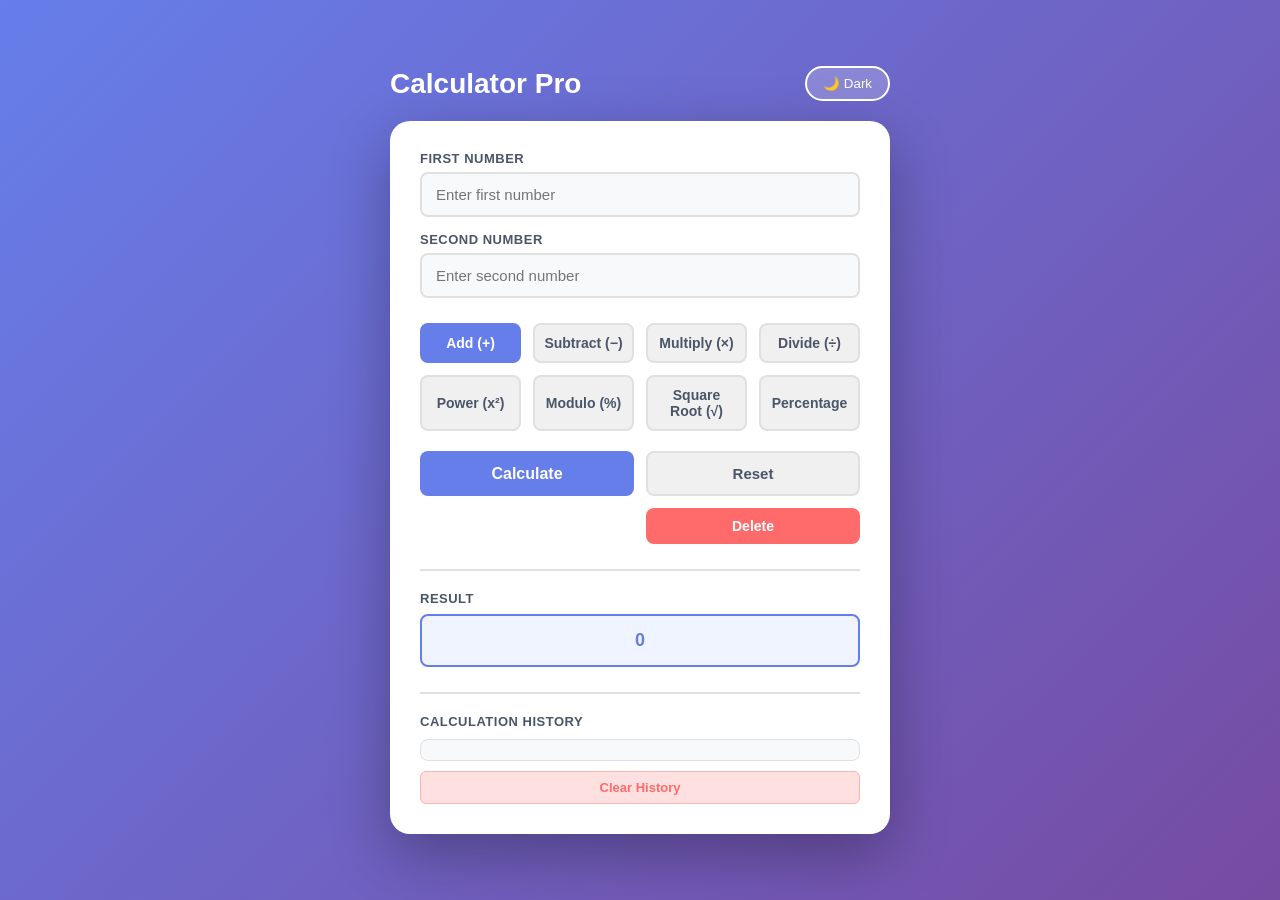
<file: Calculator/Calculator.html>
<!DOCTYPE html>
<html lang="en">

<head>
    <meta charset="UTF-8">
    <meta name="viewport" content="width=device-width, initial-scale=1.0">
    <link rel="stylesheet" href="Calculator.css">
    <title>MY Calculator</title>

</head>

<body>
    <div class="wrapper">
        <div class="header">
            <h1>Calculator Pro</h1>
            <button class="theme-toggle" onclick="toggleTheme()">🌙 Dark</button>
        </div>

        <div class="container">
            <div class="input-section">
                <div class="input-group">
                    <label>First Number</label>
                    <input type="number" id="num1" placeholder="Enter first number" onkeypress="handleKeyPress(event)">
                </div>

                <div class="input-group">
                    <label>Second Number</label>
                    <input type="number" id="num2" placeholder="Enter second number" onkeypress="handleKeyPress(event)">
                </div>
            </div>

            <div class="operations-grid">
                <div class="operation-row">
                    <button class="operation-btn active" data-op="add" onclick="selectOperation('add', this)">Add
                        (+)</button>
                    <button class="operation-btn" data-op="sub" onclick="selectOperation('sub', this)">Subtract
                        (−)</button>
                </div>
                <div class="operation-row">
                    <button class="operation-btn" data-op="mul" onclick="selectOperation('mul', this)">Multiply
                        (×)</button>
                    <button class="operation-btn" data-op="div" onclick="selectOperation('div', this)">Divide
                        (÷)</button>
                </div>
                <div class="operation-row">
                    <button class="operation-btn" data-op="pow" onclick="selectOperation('pow', this)">Power
                        (x²)</button>
                    <button class="operation-btn" data-op="mod" onclick="selectOperation('mod', this)">Modulo
                        (%)</button>
                </div>
                <div class="operation-row">
                    <button class="operation-btn" data-op="sqrt" onclick="selectOperation('sqrt', this)">Square Root
                        (√)</button>
                    <button class="operation-btn" data-op="percent"
                        onclick="selectOperation('percent', this)">Percentage</button>
                </div>
            </div>

            <div class="button-group">
                <button class="btn-primary" onclick="calculate()">Calculate</button>
                <button class="btn-secondary" onclick="reset()">Reset</button>
                <button class="btn-danger" onclick="deleteLastEntry()">Delete</button>
            </div>

            <div class="result-group">
                <label>Result</label>
                <div class="result-display" id="result">0</div>
            </div>

            <div class="history-section">
                <div class="history-label">Calculation History</div>
                <div class="history-list" id="historyList"></div>
                <button class="clear-history-btn" onclick="clearHistory()">Clear History</button>
            </div>
        </div>
    </div>
    <script src="Calculator.js"></script>

</body>

</html>
</file>
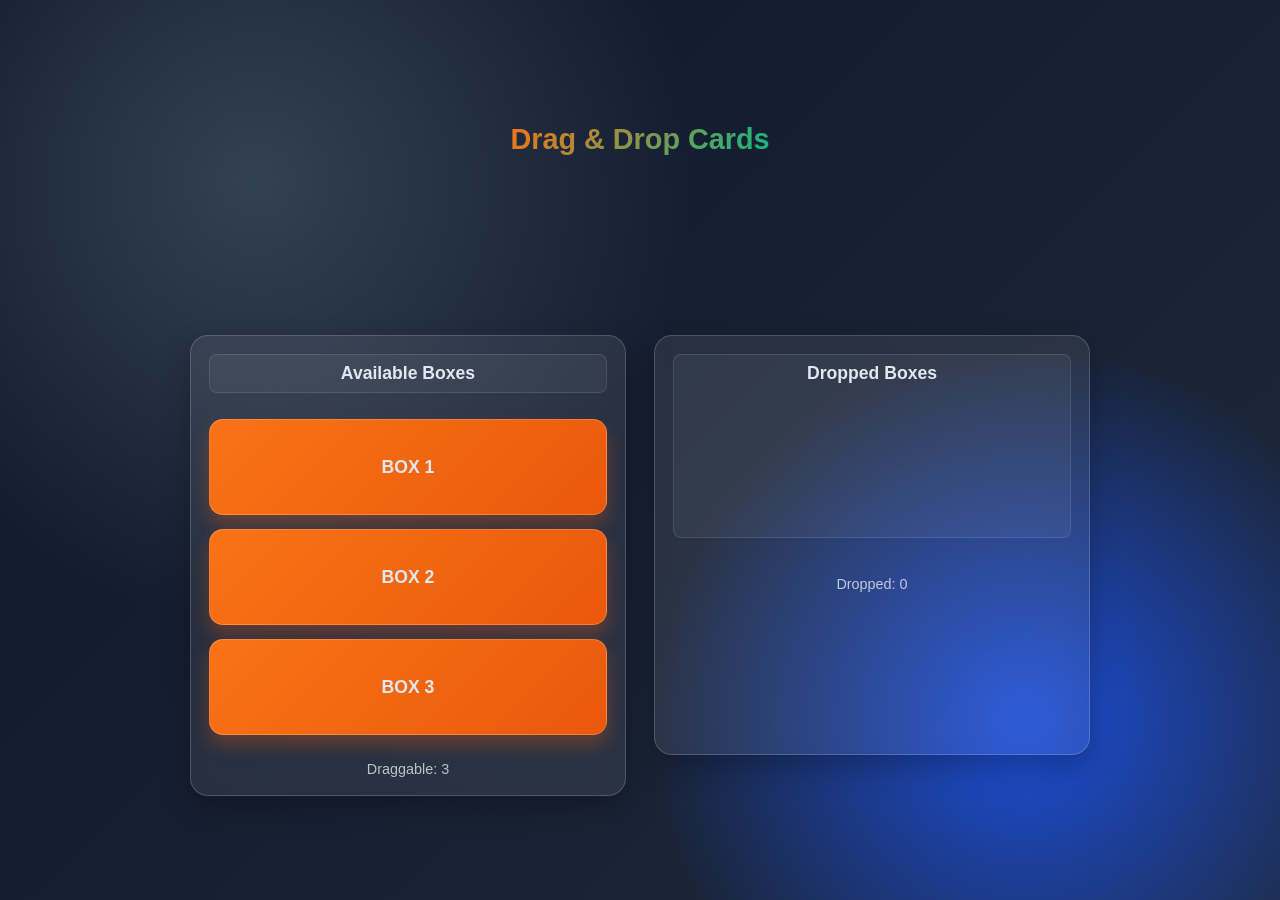
<file: drag and drop/drag and drop.html>
<!DOCTYPE html>
<html lang="en">

<head>
    <meta charset="UTF-8">
    <meta name="viewport" content="width=device-width, initial-scale=1.0">
    <link rel="stylesheet" href="drag and drop.css">
    <title>Drag & Drop</title>

</head>

<body>
    <h1 class="header"> Drag & Drop Cards</h1>

    <div class="container">
        <div class="right">
            <div class="column-label"> Available Boxes</div>
            <div class="box" draggable="true">BOX 1</div>
            <div class="box" draggable="true">BOX 2</div>
            <div class="box" draggable="true">BOX 3</div>
            <div class="stats">
                <span>Draggable: <span id="available-count">3</span></span>
            </div>
        </div>
        <div class="left">
            <div class="column-label"> Dropped Boxes</div>
            <div class="stats">
                <span>Dropped: <span id="dropped-count">0</span></span>
            </div>
        </div>
    </div>


    <script src="drag and drop.js"></script>
</body>

</html>
</file>
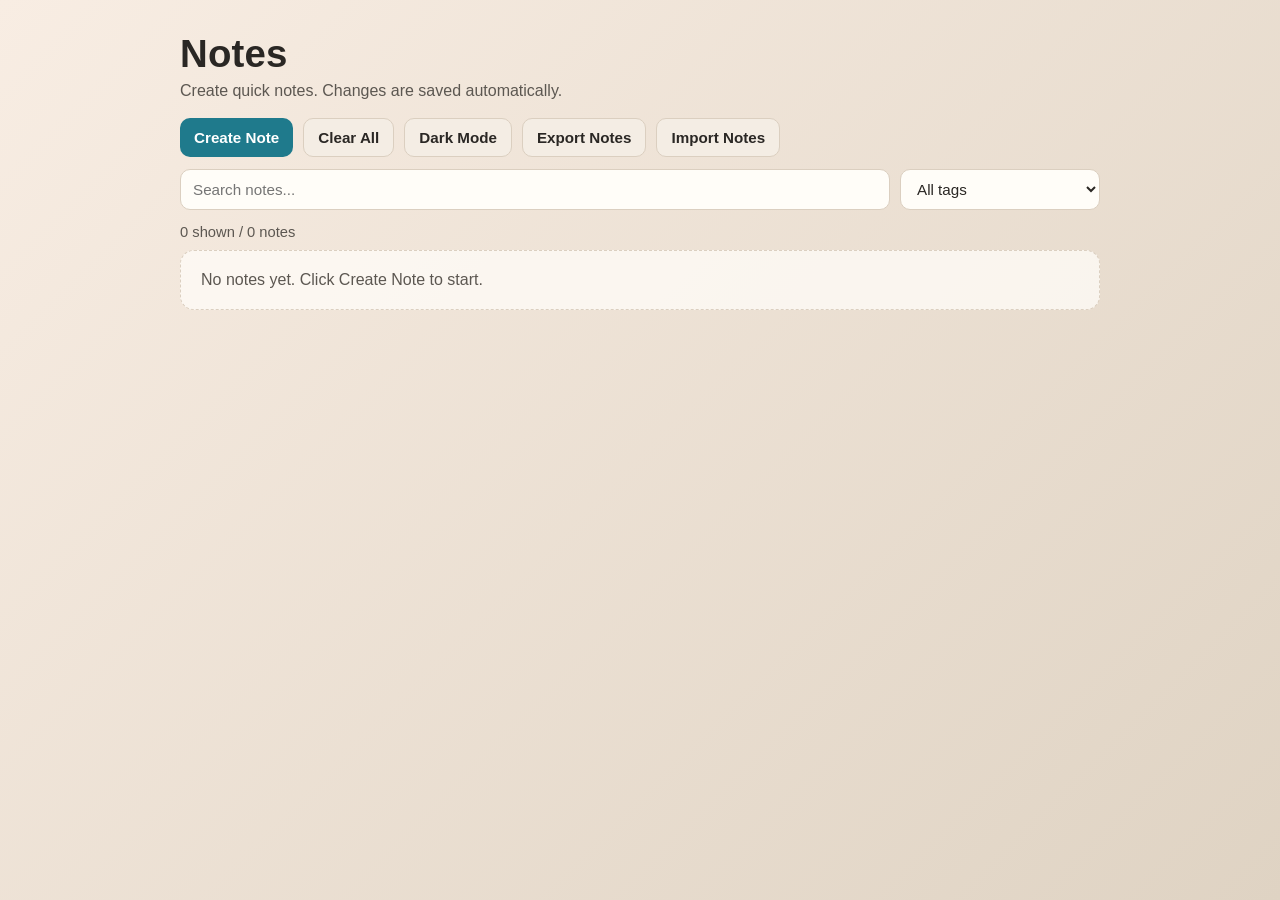
<file: notes App/notes.html>
<!DOCTYPE html>
<html lang="en">

<head>
    <meta charset="UTF-8">
    <meta name="viewport" content="width=device-width, initial-scale=1.0">
    <link rel="stylesheet" href="notes.css">
    <title>Notes App</title>

</head>

<body>

    <div class="container">
        <header class="header">
            <h1>Notes</h1>
            <p>Create quick notes. Changes are saved automatically.</p>
        </header>

        <div class="controls">
            <button id="create-note" class="btn-primary" type="button">Create Note</button>
            <button id="clear-all" class="btn-ghost" type="button">Clear All</button>
            <button id="theme-toggle" class="btn-ghost" type="button">Dark Mode</button>
            <button id="export-notes" class="btn-ghost" type="button">Export Notes</button>
            <button id="import-trigger" class="btn-ghost" type="button">Import Notes</button>
            <input id="import-file" type="file" accept="application/json" hidden>
        </div>

        <div class="filters">
            <input id="search" type="search" placeholder="Search notes...">
            <select id="tag-filter" aria-label="Filter notes by tag">
                <option value="all">All tags</option>
            </select>
        </div>

        <p id="status" class="status">0 notes</p>

        <div id="notes-container" class="notes-container" aria-live="polite">
        </div>

    </div>

    <script src="notes.js"></script>





</body>

</html>
</file>
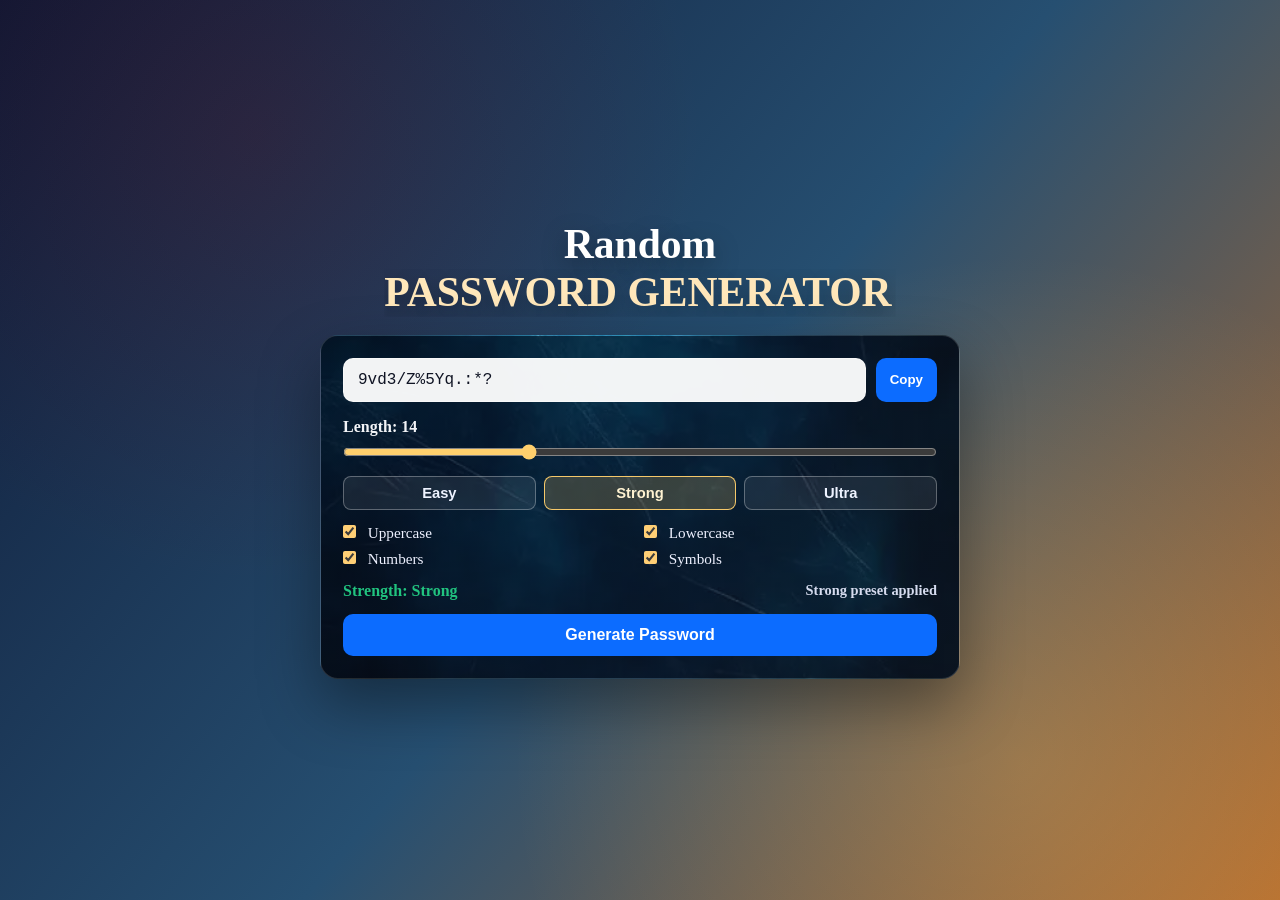
<file: Random password Generator/random password generator.html>
<!DOCTYPE html>
<html lang="en">

<head>
    <meta charset="UTF-8">
    <meta name="viewport" content="width=device-width, initial-scale=1.0">
    <link rel="stylesheet" href="random password generator.css">
    <title>Random Password Generator</title>
</head>

<body>
    <main class="page-shell">
        <h1 class="title"><span id="randomWord">Random</span> <span id="bolder">Password Generator</span></h1>

        <div class="container">
            <div class="output-row">
                <input type="text" id="passwordField" readonly placeholder="Your password will appear here" aria-label="Generated password">
                <button id="copyButton" type="button">Copy</button>
            </div>

            <div class="control-row">
                <label for="lengthRange">Length: <span id="lengthValue">14</span></label>
                <input type="range" id="lengthRange" min="6" max="32" value="14">
            </div>

            <div class="preset-row" role="group" aria-label="Password presets">
                <button class="preset-btn" data-preset="easy" type="button">Easy</button>
                <button class="preset-btn active" data-preset="strong" type="button">Strong</button>
                <button class="preset-btn" data-preset="ultra" type="button">Ultra</button>
            </div>

            <div class="options-grid">
                <label><input type="checkbox" id="includeUppercase" checked> Uppercase</label>
                <label><input type="checkbox" id="includeLowercase" checked> Lowercase</label>
                <label><input type="checkbox" id="includeNumbers" checked> Numbers</label>
                <label><input type="checkbox" id="includeSymbols" checked> Symbols</label>
            </div>

            <div class="meta-row">
                <span id="strengthText">Strength: Medium</span>
                <span id="copyStatus" aria-live="polite"></span>
            </div>

            <button id="generateButton" type="button">Generate Password</button>
        </div>
    </main>
    <script src="random password generator.js"></script>

</body>

</html>
</file>
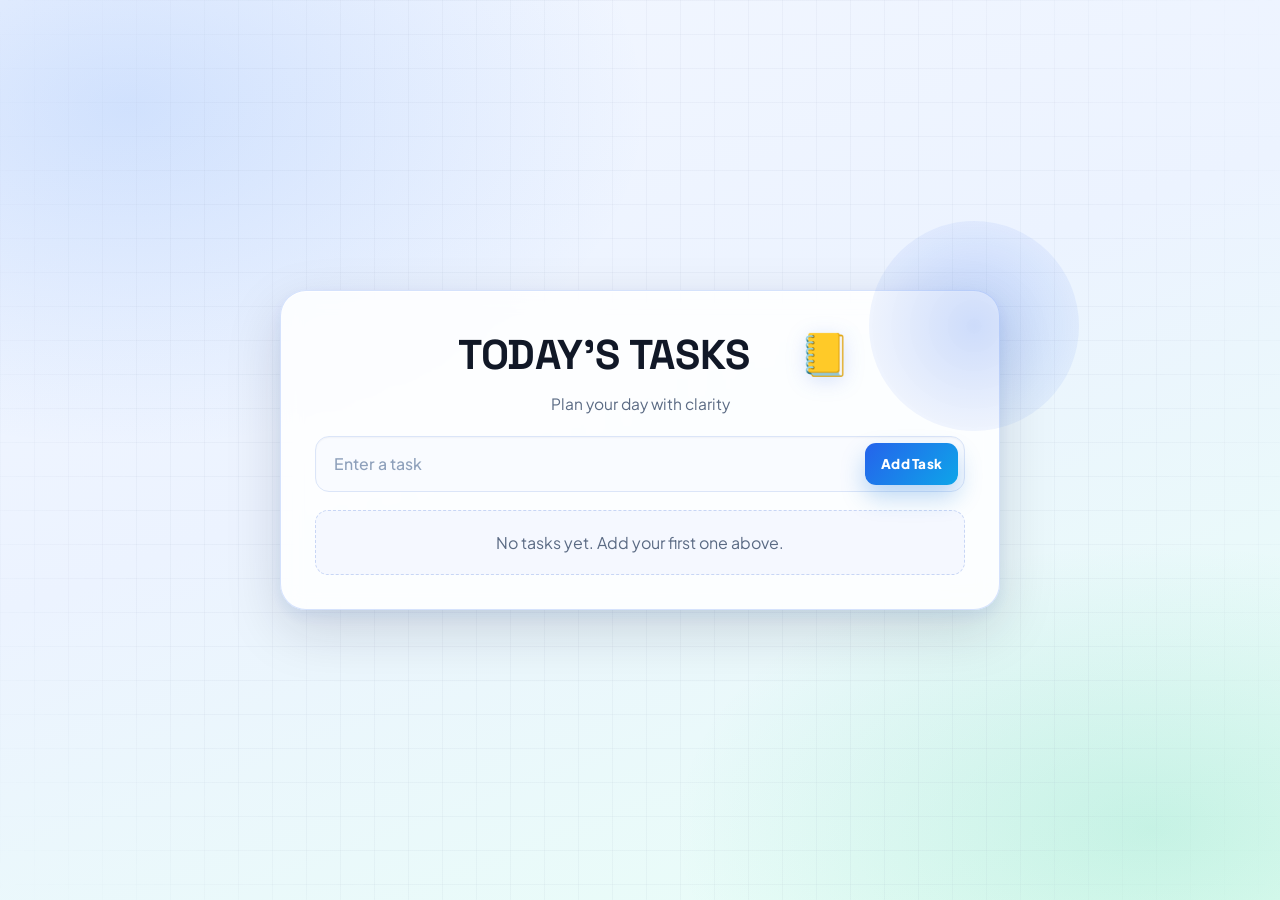
<file: To-do-list App/To-do-list App.html>
<!DOCTYPE html>
<html lang="en">

<head>
    <meta charset="UTF-8">
    <meta name="viewport" content="width=device-width, initial-scale=1.0">
    <title>TO-DO-LIST APP</title>
    <meta name="description" content="A simple and elegant to-do list app.">
    <link rel="stylesheet" href="./To-do-list App.css">
</head>


<body>

    <main class="container" aria-label="To-do list app">
        <h1><span class="title-text">TODAY'S TASKS</span> <span class="title-icons" aria-hidden="true">&#128210;</span></h1>
        <p class="subtitle">Plan your day with clarity</p>

        <div class="form-row">
            <div class="input-wrap">
                <label class="sr-only" for="taskInput">Enter a task</label>
                <input type="text" id="taskInput" placeholder="Enter a task" autocomplete="off">
                <button id="addTaskBtn" type="button">Add Task</button>
            </div>
        </div>

        <ul id="taskList" aria-live="polite"></ul>
    </main>

    <script src="./To-do-list App.js"></script>

</body>

</html>
</file>
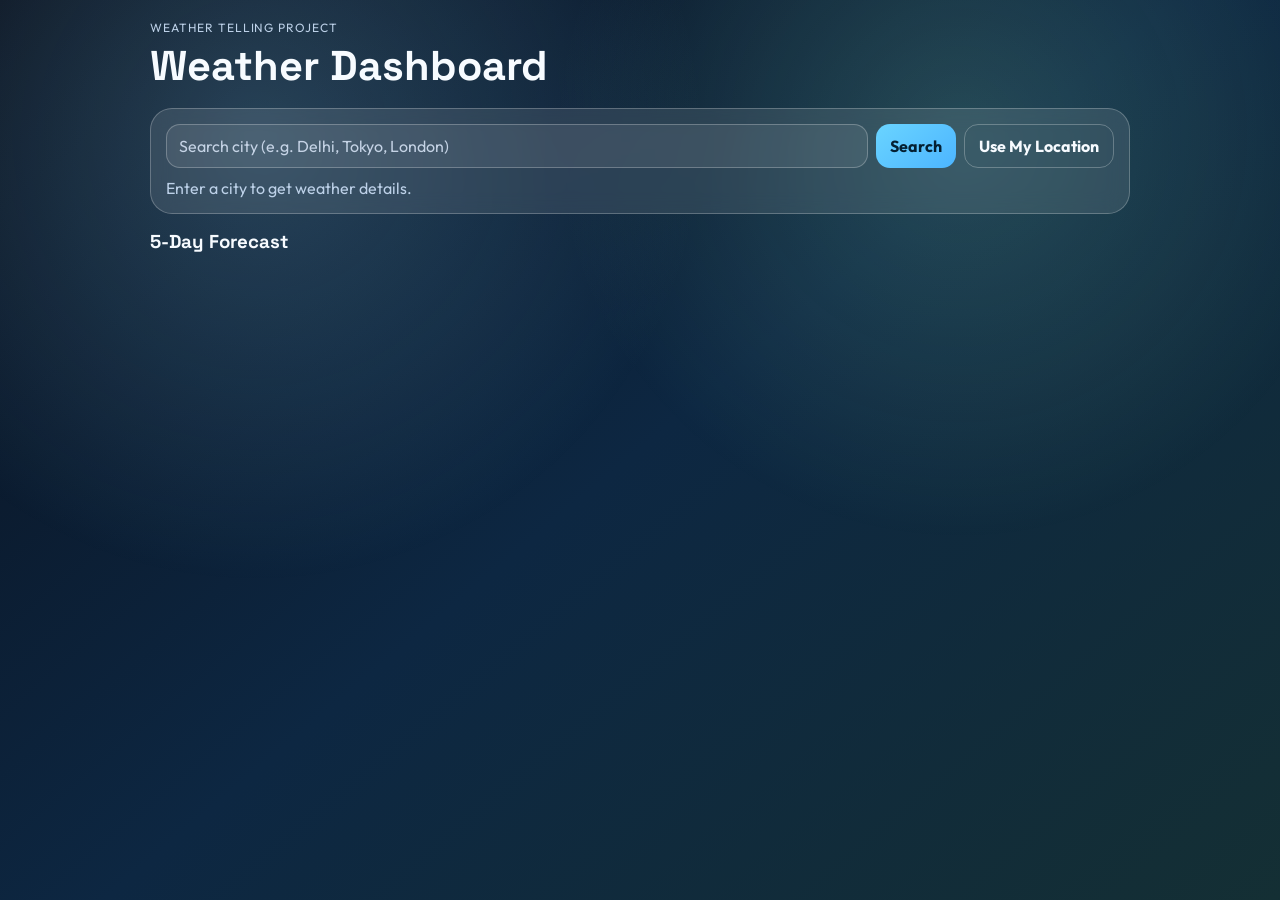
<file: Weather Telling Project/weather-dashboard.html>
<!DOCTYPE html>
<html lang="en">
  <head>
    <meta charset="UTF-8" />
    <meta name="viewport" content="width=device-width, initial-scale=1.0" />
    <title>Weather Dashboard</title>
    <link rel="preconnect" href="https://fonts.googleapis.com" />
    <link rel="preconnect" href="https://fonts.gstatic.com" crossorigin />
    <link
      href="https://fonts.googleapis.com/css2?family=Outfit:wght@400;600;700;800&family=Space+Grotesk:wght@600;700&display=swap"
      rel="stylesheet"
    />
    <link rel="stylesheet" href="weather-dashboard.css" />
  </head>
  <body>
    <div class="page-bg" aria-hidden="true"></div>
    <main class="weather-app">
      <header>
        <p class="eyebrow">Weather Telling Project</p>
        <h1>Weather Dashboard</h1>
      </header>

      <section class="search-card">
        <form id="searchForm" class="search-row">
          <input
            id="cityInput"
            type="text"
            placeholder="Search city (e.g. Delhi, Tokyo, London)"
            required
          />
          <button type="submit">Search</button>
          <button id="locationBtn" type="button" class="ghost">Use My Location</button>
        </form>
        <p id="statusText" class="status">Enter a city to get weather details.</p>
      </section>

      <section id="currentCard" class="current-card hidden">
        <div>
          <h2 id="placeName">-</h2>
          <p id="localTime" class="meta">-</p>
        </div>
        <div class="temp-wrap">
          <p id="tempValue" class="temp">--.- C</p>
          <p id="windValue" class="meta">Wind: -- km/h</p>
        </div>
      </section>

      <section>
        <h3>5-Day Forecast</h3>
        <div id="forecastGrid" class="forecast-grid"></div>
      </section>
    </main>

    <script src="weather-dashboard.js"></script>
  </body>
</html>
</file>
<file: Calculator/Calculator.css>
* {
      padding: 0;
      margin: 0;
      box-sizing: border-box;
      font-family: "Segoe UI", Tahoma, Geneva, Verdana, sans-serif;
  }

  body {
      min-height: 100vh;
      display: flex;
      justify-content: center;
      align-items: center;
      background: linear-gradient(135deg, #667eea 0%, #764ba2 100%);
      padding: 20px;
      transition: background 0.3s;
  }

  body.dark-mode {
      background: linear-gradient(135deg, #1a1a2e 0%, #16213e 100%);
  }

  .wrapper {
      width: 100%;
      max-width: 500px;
  }

  .header {
      display: flex;
      justify-content: space-between;
      align-items: center;
      margin-bottom: 20px;
      color: white;
  }

  .header h1 {
      font-size: 28px;
      font-weight: 700;
  }

  .theme-toggle {
      background: rgba(255, 255, 255, 0.2);
      border: 2px solid white;
      color: white;
      padding: 8px 16px;
      border-radius: 20px;
      cursor: pointer;
      font-weight: 500;
      transition: all 0.3s;
  }

  .theme-toggle:hover {
      background: rgba(255, 255, 255, 0.3);
      transform: scale(1.05);
  }

  .container {
      background-color: white;
      border-radius: 20px;
      box-shadow: 0 20px 60px rgba(0, 0, 0, 0.3);
      padding: 30px;
      transition: background 0.3s;
  }

  body.dark-mode .container {
      background-color: #0f3460;
      color: #e0e0e0;
  }

  .input-section {
      margin-bottom: 25px;
  }

  .input-group {
      margin-bottom: 15px;
      text-align: left;
  }

  .input-group label {
      font-size: 13px;
      font-weight: 600;
      color: #4a5568;
      margin-bottom: 6px;
      display: block;
      text-transform: uppercase;
      letter-spacing: 0.5px;
  }

  body.dark-mode .input-group label {
      color: #b0b0b0;
  }

  .input-group input {
      width: 100%;
      padding: 12px 14px;
      border: 2px solid #e0e0e0;
      border-radius: 8px;
      font-size: 15px;
      outline: 0;
      transition: all 0.3s;
      background: #f8f9fa;
  }

  body.dark-mode .input-group input {
      background: #1a2940;
      border-color: #2d3f52;
      color: white;
  }

  .input-group input:focus {
      border-color: #667eea;
      box-shadow: 0 0 0 3px rgba(102, 126, 234, 0.1);
  }

  .operations-grid {
      display: grid;
      grid-template-columns: 1fr 1fr;
      gap: 12px;
      margin: 20px 0;
  }

  .operation-row {
      display: grid;
      grid-template-columns: repeat(2, 1fr);
      gap: 12px;
  }

  .operation-btn {
      padding: 10px 8px;
      background-color: #f0f0f0;
      border-radius: 8px;
      border: 2px solid #e0e0e0;
      font-size: 14px;
      font-weight: 600;
      color: #4a5568;
      cursor: pointer;
      transition: all 0.2s;
  }

  body.dark-mode .operation-btn {
      background-color: #1a2940;
      border-color: #2d3f52;
      color: #e0e0e0;
  }

  .operation-btn:hover {
      background-color: #667eea;
      color: white;
      border-color: #667eea;
      transform: translateY(-2px);
      box-shadow: 0 4px 12px rgba(102, 126, 234, 0.3);
  }

  .operation-btn.active {
      background-color: #667eea;
      color: white;
      border-color: #667eea;
  }

  .button-group {
      display: grid;
      grid-template-columns: 1fr 1fr;
      gap: 12px;
      margin: 20px 0;
  }

  .btn-primary {
      padding: 12px 0;
      background-color: #667eea;
      color: white;
      border: none;
      border-radius: 8px;
      font-size: 16px;
      font-weight: 600;
      cursor: pointer;
      transition: all 0.3s;
  }

  .btn-primary:hover {
      background-color: #5568d3;
      transform: translateY(-2px);
      box-shadow: 0 6px 20px rgba(102, 126, 234, 0.4);
  }

  .btn-secondary {
      padding: 12px 0;
      background-color: #f0f0f0;
      color: #4a5568;
      border: 2px solid #e0e0e0;
      border-radius: 8px;
      font-size: 15px;
      font-weight: 600;
      cursor: pointer;
      transition: all 0.3s;
  }

  body.dark-mode .btn-secondary {
      background-color: #1a2940;
      border-color: #2d3f52;
      color: #e0e0e0;
  }

  .btn-secondary:hover {
      background-color: #e0e0e0;
      transform: translateY(-2px);
  }

  .btn-danger {
      padding: 10px 0;
      background-color: #ff6b6b;
      color: white;
      border: none;
      border-radius: 8px;
      font-size: 14px;
      font-weight: 600;
      cursor: pointer;
      transition: all 0.3s;
      grid-column: 2;
  }

  .btn-danger:hover {
      background-color: #ff5252;
      transform: translateY(-2px);
  }

  .result-group {
      margin-top: 25px;
      padding-top: 20px;
      border-top: 2px solid #e0e0e0;
  }

  body.dark-mode .result-group {
      border-color: #2d3f52;
  }

  .result-group label {
      font-size: 13px;
      font-weight: 600;
      color: #4a5568;
      margin-bottom: 8px;
      display: block;
      text-transform: uppercase;
      letter-spacing: 0.5px;
  }

  body.dark-mode .result-group label {
      color: #b0b0b0;
  }

  .result-display {
      width: 100%;
      padding: 14px;
      text-align: center;
      font-weight: 700;
      border: 2px solid #667eea;
      border-radius: 8px;
      background-color: #f0f4ff;
      color: #667eea;
      font-size: 18px;
      min-height: 45px;
      display: flex;
      align-items: center;
      justify-content: center;
  }

  body.dark-mode .result-display {
      background-color: rgba(102, 126, 234, 0.1);
      color: #a0b4ff;
  }

  .history-section {
      margin-top: 25px;
      padding-top: 20px;
      border-top: 2px solid #e0e0e0;
  }

  body.dark-mode .history-section {
      border-color: #2d3f52;
  }

  .history-label {
      font-size: 13px;
      font-weight: 600;
      color: #4a5568;
      margin-bottom: 10px;
      text-transform: uppercase;
      letter-spacing: 0.5px;
  }

  body.dark-mode .history-label {
      color: #b0b0b0;
  }

  .history-list {
      max-height: 150px;
      overflow-y: auto;
      background-color: #f8f9fa;
      border-radius: 8px;
      padding: 10px;
      border: 1px solid #e0e0e0;
  }

  body.dark-mode .history-list {
      background-color: #1a2940;
      border-color: #2d3f52;
  }

  .history-item {
      padding: 8px;
      background-color: white;
      border-radius: 6px;
      margin-bottom: 6px;
      font-size: 13px;
      color: #4a5568;
      border-left: 3px solid #667eea;
      cursor: pointer;
      transition: all 0.2s;
  }

  body.dark-mode .history-item {
      background-color: #0f3460;
      color: #e0e0e0;
  }

  .history-item:hover {
      background-color: #f0f4ff;
      transform: translateX(4px);
  }

  body.dark-mode .history-item:hover {
      background-color: #1a2940;
  }

  .history-item:last-child {
      margin-bottom: 0;
  }

  .clear-history-btn {
      width: 100%;
      margin-top: 10px;
      padding: 8px 0;
      background-color: #ffe0e0;
      color: #ff6b6b;
      border: 1px solid #ffb3b3;
      border-radius: 6px;
      font-size: 13px;
      font-weight: 600;
      cursor: pointer;
      transition: all 0.3s;
  }

  body.dark-mode .clear-history-btn {
      background-color: rgba(255, 107, 107, 0.1);
      border-color: rgba(255, 107, 107, 0.3);
  }

  .clear-history-btn:hover {
      background-color: #ffb3b3;
  }

  @media (max-width: 600px) {
      .container {
          padding: 20px;
          border-radius: 16px;
      }

      .header h1 {
          font-size: 24px;
      }

      .input-group input,
      .result-display {
          font-size: 14px;
          padding: 10px 12px;
      }

      .operations-grid {
          grid-template-columns: 1fr;
      }

      .operation-row {
          grid-template-columns: repeat(2, 1fr);
      }

      .result-display {
          min-height: 40px;
      }

      .history-list {
          max-height: 120px;
      }
  }

  @media (max-width: 400px) {
      .wrapper {
          max-width: 100%;
      }

      .container {
          padding: 15px;
      }

      .header h1 {
          font-size: 20px;
      }

      .operation-row {
          grid-template-columns: repeat(2, 1fr);
      }

      .button-group {
          grid-template-columns: 1fr;
      }

      .btn-danger {
          grid-column: 1;
      }
  }

  ::-webkit-scrollbar {
      width: 6px;
  }

  ::-webkit-scrollbar-track {
      background: transparent;
  }

  ::-webkit-scrollbar-thumb {
      background: #667eea;
      border-radius: 3px;
  }

  ::-webkit-scrollbar-thumb:hover {
      background: #5568d3;
  }
</file>
<file: drag and drop/drag and drop.css>
:root {
    --bg-1: #0f172a;
    --bg-2: #1e293b;
    --panel: rgba(255, 255, 255, 0.08);
    --panel-border: rgba(255, 255, 255, 0.18);
    --card: linear-gradient(135deg, #f97316, #ea580c);
    --text: #e2e8f0;
    --success: #10b981;
    --drop-glow: rgba(16, 185, 129, 0.4);
}

* {
    box-sizing: border-box;
}

body {
    margin: 0;
    min-height: 100vh;
    font-family: "Segoe UI", Tahoma, Geneva, Verdana, sans-serif;
    color: var(--text);
    background: radial-gradient(circle at 20% 20%, #334155 0%, transparent 35%),
        radial-gradient(circle at 80% 80%, #1d4ed8 0%, transparent 30%),
        linear-gradient(135deg, var(--bg-1), var(--bg-2));
    display: grid;
    place-items: center;
    padding: 24px;
}

.header {
    text-align: center;
    margin-bottom: 20px;
    font-size: 1.8rem;
    font-weight: bold;
    background: linear-gradient(135deg, #f97316, #10b981);
    -webkit-background-clip: text;
    -webkit-text-fill-color: transparent;
    background-clip: text;
}

.container {
    width: min(900px, 100%);
    display: grid;
    grid-template-columns: repeat(2, minmax(240px, 1fr));
    gap: 28px;
    align-items: start;
}

.column-label {
    font-size: 1.1rem;
    font-weight: 600;
    margin-bottom: 12px;
    padding: 8px 12px;
    background: rgba(255, 255, 255, 0.05);
    border-radius: 8px;
    border: 1px solid rgba(255, 255, 255, 0.1);
    text-align: center;
}

.right,
.left {
    min-height: 420px;
    border-radius: 18px;
    border: 1px solid var(--panel-border);
    background: var(--panel);
    backdrop-filter: blur(8px);
    padding: 18px;
    display: grid;
    gap: 14px;
    box-shadow: 0 12px 28px rgba(0, 0, 0, 0.25);
    transition: all 0.3s ease;
}

.box {
    width: 100%;
    min-height: 96px;
    border-radius: 14px;
    border: 1px solid rgba(255, 255, 255, 0.2);
    background: var(--card);
    box-shadow: 0 10px 18px rgba(234, 88, 12, 0.32);
    cursor: grab;
    transition: all 0.25s cubic-bezier(0.4, 0, 0.2, 1);
    font-weight: bold;
    font-size: 1.1rem;
    display: flex;
    align-items: center;
    justify-content: center;
    position: relative;
    overflow: hidden;
}

.box::before {
    content: '';
    position: absolute;
    top: 0;
    left: -100%;
    width: 100%;
    height: 100%;
    background: linear-gradient(90deg, transparent, rgba(255, 255, 255, 0.2), transparent);
    transition: left 0.5s;
}

.box:hover::before {
    left: 100%;
}

.box:active {
    cursor: grabbing;
    transform: scale(0.98);
}

.box.is-dragging {
    opacity: 0.8;
    transform: rotate(5deg) scale(1.05);
    box-shadow: 0 20px 40px rgba(249, 115, 22, 0.4);
    z-index: 1000;
}


.box:-webkit-drag-image,
.box[draggable="true"] {
    -webkit-user-drag: element !important;
    opacity: 1 !important;
    filter: none !important;
    transform: none !important;
}

.left .box {
    background: linear-gradient(135deg, var(--success), #059669);
    box-shadow: 0 10px 18px rgba(16, 185, 129, 0.3);
}

.left:empty::after {
    content: 'Drop boxes here!';
    display: flex;
    align-items: center;
    justify-content: center;
    font-style: italic;
    color: rgba(255, 255, 255, 0.4);
    font-size: 1rem;
    min-height: 96px;
    border: 2px dashed rgba(255, 255, 255, 0.2);
    border-radius: 14px;
    margin: 14px 0;
}

.right.is-drop-target,
.left.is-drop-target {
    border-color: var(--drop-glow);
    box-shadow: 0 0 0 3px var(--drop-glow), 0 0 30px rgba(16, 185, 129, 0.2);
    background: rgba(16, 185, 129, 0.03);
}

.stats {
    display: flex;
    gap: 20px;
    font-size: 0.9rem;
    color: rgba(255, 255, 255, 0.7);
    margin-top: 12px;
    justify-content: center;
}

@media (max-width: 700px) {
    .container {
        grid-template-columns: 1fr;
        gap: 20px;
    }

    .right,
    .left {
        min-height: 360px;
    }
}
</file>
<file: notes App/notes.css>
:root {
    --bg-start: #f8ede3;
    --bg-end: #dfd3c3;
    --card: #fffdf8;
    --panel: #f4ede4;
    --ink: #2a2724;
    --soft-ink: #5c5751;
    --accent: #1f7a8c;
    --danger: #bb3e03;
    --border: #dbcfc0;
    --focus: rgba(31, 122, 140, 0.16);
}

[data-theme="dark"] {
    --bg-start: #0f1f26;
    --bg-end: #1f3240;
    --card: #1b2c36;
    --panel: #213742;
    --ink: #f3f8fb;
    --soft-ink: #b2c6d2;
    --accent: #4fc0cc;
    --danger: #ff8f70;
    --border: #37515f;
    --focus: rgba(79, 192, 204, 0.22);
}

* {
    padding: 0;
    margin: 0;
    box-sizing: border-box;
    font-family: 'Segoe UI', Tahoma, Geneva, Verdana, sans-serif;
}

body {
    min-height: 100vh;
    background: linear-gradient(135deg, var(--bg-start), var(--bg-end));
    color: var(--ink);
}

.container {
    width: 100%;
    min-height: 100vh;
    max-width: 960px;
    margin: 0 auto;
    padding: 32px 20px 48px;
}

.header {
    margin-bottom: 18px;
}

.header h1 {
    font-size: clamp(1.7rem, 4vw, 2.4rem);
    letter-spacing: 0.2px;
}

.header p {
    color: var(--soft-ink);
    margin-top: 6px;
}

.controls {
    display: flex;
    flex-wrap: wrap;
    gap: 10px;
    margin: 18px 0 12px;
}

button,
select,
input {
    border-radius: 10px;
    font-size: 0.95rem;
}

button {
    border: none;
    padding: 10px 14px;
    cursor: pointer;
    font-weight: 600;
}

.btn-primary {
    background: var(--accent);
    color: #fff;
}

.btn-ghost {
    background: var(--panel);
    color: var(--ink);
    border: 1px solid var(--border);
}

.filters {
    display: grid;
    grid-template-columns: 1fr 200px;
    gap: 10px;
    margin-bottom: 14px;
}

#search,
#tag-filter {
    width: 100%;
    border: 1px solid var(--border);
    background: var(--card);
    color: var(--ink);
    padding: 10px 12px;
}

#search:focus,
#tag-filter:focus,
.note-input:focus,
.note-color:focus {
    border-color: var(--accent);
    box-shadow: 0 0 0 2px var(--focus);
    outline: none;
}

.status {
    color: var(--soft-ink);
    font-size: 0.92rem;
    margin-bottom: 10px;
}

.notes-container {
    display: grid;
    gap: 14px;
}

.empty-state {
    border: 1px dashed var(--border);
    border-radius: 14px;
    padding: 20px;
    color: var(--soft-ink);
    background: color-mix(in srgb, var(--card) 75%, transparent);
}

.note-card {
    border: 1px solid var(--border);
    border-radius: 12px;
    padding: 12px;
    box-shadow: 0 7px 16px rgba(65, 52, 41, 0.08);
    background: var(--note-color, var(--card));
}

.note-card.dragging {
    opacity: 0.5;
}

.note-toolbar {
    display: flex;
    gap: 8px;
    align-items: center;
    flex-wrap: wrap;
    margin-bottom: 8px;
}

.note-toolbar span {
    color: var(--soft-ink);
    font-size: 0.84rem;
}

.note-color {
    width: 42px;
    height: 32px;
    border: 1px solid var(--border);
    background: var(--card);
    cursor: pointer;
}

.btn-small {
    padding: 7px 10px;
    font-size: 0.82rem;
}

.note-input,
.note-preview {
    width: 100%;
    min-height: 108px;
    border-radius: 10px;
    border: 1px solid var(--border);
    background: color-mix(in srgb, var(--card) 92%, white);
    padding: 10px;
    line-height: 1.45;
}

.note-input {
    resize: vertical;
    color: var(--ink);
}

.note-preview {
    overflow-wrap: anywhere;
}

.note-preview ul {
    margin-left: 18px;
}

.note-preview code {
    background: color-mix(in srgb, var(--panel) 86%, #111 14%);
    border-radius: 5px;
    padding: 1px 4px;
}

.is-hidden {
    display: none;
}

.note-tags {
    display: flex;
    flex-wrap: wrap;
    gap: 6px;
    margin-top: 8px;
}

.tag-chip {
    background: color-mix(in srgb, var(--panel) 88%, white 12%);
    border: 1px solid var(--border);
    border-radius: 999px;
    padding: 2px 8px;
    font-size: 0.75rem;
    color: var(--soft-ink);
}

.card-actions {
    display: flex;
    justify-content: flex-end;
    margin-top: 8px;
}

.btn-delete {
    background: color-mix(in srgb, var(--danger) 18%, transparent);
    color: var(--danger);
    border: 1px solid color-mix(in srgb, var(--danger) 35%, transparent);
}

@media (max-width: 740px) {
    .filters {
        grid-template-columns: 1fr;
    }
}

@media (max-width: 540px) {
    .container {
        padding: 22px 14px 36px;
    }

    .controls {
        gap: 8px;
    }

    .controls button {
        flex: 1 1 46%;
    }
}
</file>
<file: Random password Generator/random password generator.css>
:root {
    --bg-start: #0e1835;
    --bg-mid: #264f71;
    --bg-end: #b26b2e;
    --panel-text: #f3f4f7;
    --panel-soft: rgba(255, 255, 255, 0.14);
    --panel-hard: rgba(11, 20, 35, 0.74);
    --button: #0c6cff;
    --button-hover: #0051cc;
    --success: #21c37f;
    --warning: #efb233;
    --danger: #ff5a67;
}

* {
    padding: 0;
    margin: 0;
    box-sizing: border-box;
}

body {
    min-height: 100vh;
    display: grid;
    place-items: center;
    padding: 24px;
    color: var(--panel-text);
    font-family: "Palatino Linotype", "Book Antiqua", Palatino, serif;
    background:
        radial-gradient(circle at 20% 15%, rgba(163, 4, 4, 0.14), transparent 35%),
        radial-gradient(circle at 80% 85%, rgba(255, 199, 95, 0.24), transparent 40%),
        linear-gradient(130deg, var(--bg-start), var(--bg-mid) 52%, var(--bg-end));
}

.page-shell {
    width: min(640px, 100%);
    animation: fadeInUp 0.6s ease;
}

.title {
    font-size: clamp(1.75rem, 3.6vw, 2.6rem);
    line-height: 1.15;
    text-align: center;
    margin-bottom: 18px;
    color: #ffffff;
    text-shadow: 0 8px 25px rgba(0, 0, 0, 0.35);
    width: 100%;
}

#randomWord {
    display: inline-block;
    animation: randomPulse 2.4s ease-in-out infinite;
}

#bolder {
    position: relative;
    display: inline-block;
    vertical-align: baseline;
    font-size: 1em;
    line-height: 1.15;
    font-weight: inherit;
    font-style: inherit;
    letter-spacing: 0;
    color: #ffe7ba;
    text-transform: uppercase;
    white-space: nowrap;
    overflow: visible;
    clip-path: inset(0 100% 0 0);
    border-right: 0.12em solid #ffe7ba;
    animation: typingReveal 2.8s steps(18, end) 0.2s forwards, caretBlink 0.75s step-end 4, caretOff 0s linear 3s forwards;
}

.container {
    background-image:
        linear-gradient(130deg, rgba(4, 12, 26, 0.73), rgba(17, 23, 39, 0.58)),
        url('background for container.webp');
    background-position: center;
    background-size: cover;
    background-repeat: no-repeat;
    border: 1px solid var(--panel-soft);
    border-radius: 18px;
    box-shadow: 0 26px 60px rgba(0, 0, 0, 0.38);
    padding: 22px;
    backdrop-filter: blur(2px);
}

.output-row {
    display: flex;
    gap: 10px;
}

#passwordField {
    flex: 1;
    min-width: 0;
    padding: 12px 14px;
    font-size: 1rem;
    border: 1px solid rgba(255, 255, 255, 0.45);
    border-radius: 10px;
    color: #101424;
    background: rgba(255, 255, 255, 0.95);
    font-family: "Courier New", Courier, monospace;
}

#copyButton,
#generateButton {
    border: none;
    border-radius: 10px;
    cursor: pointer;
    color: #ffffff;
    background-color: var(--button);
    font-weight: 700;
    transition: transform 0.15s ease, background-color 0.2s ease;
}

#copyButton {
    padding: 0 14px;
}

#generateButton {
    width: 100%;
    margin-top: 14px;
    padding: 12px;
    font-size: 1rem;
}

#copyButton:hover,
#generateButton:hover {
    background-color: var(--button-hover);
    transform: translateY(-1px);
}

.control-row {
    margin-top: 16px;
}

.preset-row {
    margin-top: 12px;
    display: flex;
    gap: 8px;
}

.preset-btn {
    flex: 1;
    border: 1px solid rgba(255, 255, 255, 0.3);
    background: rgba(255, 255, 255, 0.08);
    color: #eef3ff;
    border-radius: 8px;
    padding: 8px 10px;
    font-size: 0.92rem;
    font-weight: 700;
    cursor: pointer;
    transition: background-color 0.2s ease, transform 0.15s ease, border-color 0.2s ease;
}

.preset-btn:hover {
    transform: translateY(-1px);
    background: rgba(255, 255, 255, 0.16);
}

.preset-btn.active {
    border-color: rgba(255, 208, 109, 0.95);
    background: rgba(255, 208, 109, 0.2);
    color: #fff3d2;
}

.control-row label {
    display: inline-block;
    margin-bottom: 8px;
    font-weight: 700;
}

#lengthRange {
    width: 100%;
    accent-color: #ffd06d;
}

.options-grid {
    margin-top: 14px;
    display: grid;
    grid-template-columns: 1fr 1fr;
    gap: 8px;
}

.options-grid label {
    font-size: 0.95rem;
    color: #eef1ff;
    user-select: none;
}

.options-grid input {
    margin-right: 8px;
    accent-color: #ffcf75;
}

.meta-row {
    display: flex;
    justify-content: space-between;
    align-items: center;
    gap: 12px;
    margin-top: 14px;
    font-weight: 700;
}

#copyStatus {
    min-height: 1.2em;
    font-size: 0.9rem;
    text-align: right;
    color: #d6dcef;
}

.copy-success {
    color: var(--success);
}

.copy-error {
    color: var(--danger);
}

.copy-info {
    color: var(--warning);
}

.strength-weak {
    color: var(--danger);
}

.strength-medium {
    color: var(--warning);
}

.strength-strong {
    color: var(--success);
}

@keyframes fadeInUp {
    from {
        opacity: 0;
        transform: translateY(12px);
    }

    to {
        opacity: 1;
        transform: translateY(0);
    }
}

@keyframes randomPulse {
    0%,
    100% {
        transform: translateY(0);
        opacity: 0.92;
        text-shadow: 0 8px 25px rgba(0, 0, 0, 0.35);
    }

    50% {
        transform: translateY(-2px);
        opacity: 1;
        text-shadow: 0 10px 30px rgba(255, 255, 255, 0.28);
    }
}

@keyframes typingReveal {
    to {
        clip-path: inset(0 0 0 0);
    }
}

@keyframes caretBlink {
    from,
    to {
        border-color: transparent;
    }

    50% {
        border-color: #ffe7ba;
    }
}

@keyframes caretOff {
    to {
        border-right-color: transparent;
    }
}

@media (max-width: 920px) {
    body {
        padding: 20px;
    }

    .page-shell {
        width: min(680px, 100%);
    }
}

@media (max-width: 680px) {
    body {
        padding: 16px;
    }

    .container {
        padding: 18px;
    }

    .title {
        margin-bottom: 14px;
    }
}

@media (max-width: 520px) {
    body {
        padding: 12px;
    }

    .container {
        border-radius: 14px;
        padding: 14px;
    }

    .options-grid {
        grid-template-columns: 1fr;
    }

    .output-row {
        flex-direction: column;
    }

    .preset-row {
        flex-direction: column;
    }

    .meta-row {
        flex-direction: column;
        align-items: flex-start;
    }

    #copyStatus {
        text-align: left;
    }

    #passwordField,
    #copyButton,
    #generateButton {
        font-size: 0.95rem;
    }

    #copyButton {
        padding: 10px;
    }
}

@media (max-width: 360px) {
    .title {
        font-size: 1.45rem;
    }

    #passwordField {
        padding: 10px;
    }
}

@media (prefers-reduced-motion: reduce) {
    .page-shell,
    #randomWord,
    #bolder,
    #copyButton,
    #generateButton {
        animation: none !important;
        transition: none !important;
    }

    #bolder {
        clip-path: none;
        border-right: none;
    }
}
</file>
<file: To-do-list App/To-do-list App.css>
@import url('https://fonts.googleapis.com/css2?family=Plus+Jakarta+Sans:wght@400;500;600;700;800&family=Space+Grotesk:wght@600;700&display=swap');

:root {
    --bg-1: #f3f7ff;
    --bg-2: #ecf3ff;
    --bg-3: #e8fff6;
    --text: #0f172a;
    --muted: #5b6b84;
    --card: rgba(255, 255, 255, 0.86);
    --card-border: rgba(211, 225, 252, 0.95);
    --input-bg: #f9fbff;
    --input-border: #dbe5f8;
    --input-focus: #1d4ed8;
    --input-ring: rgba(29, 78, 216, 0.2);
    --accent-a: #2563eb;
    --accent-b: #0ea5e9;
    --accent-a-hover: #1d4ed8;
    --accent-b-hover: #0284c7;
    --task-bg: #ffffff;
    --task-border: #dbe8ff;
    --ok: #047857;
    --danger: #be123c;
}

* {
    margin: 0;
    padding: 0;
    box-sizing: border-box;
}

body {
    min-height: 100vh;
    padding: 28px;
    display: grid;
    place-items: center;
    position: relative;
    overflow-x: hidden;
    color: var(--text);
    font-family: 'Plus Jakarta Sans', 'Segoe UI', Tahoma, Geneva, Verdana, sans-serif;
    line-height: 1.45;
    background:
        radial-gradient(58% 54% at 10% 12%, rgba(59, 130, 246, 0.18), transparent 70%),
        radial-gradient(52% 44% at 90% 92%, rgba(16, 185, 129, 0.16), transparent 72%),
        linear-gradient(160deg, var(--bg-1), var(--bg-2) 45%, var(--bg-3));
}

body::before {
    content: '';
    position: fixed;
    inset: 0;
    z-index: 0;
    pointer-events: none;
    background-image: linear-gradient(rgba(148, 163, 184, 0.08) 1px, transparent 1px),
        linear-gradient(90deg, rgba(148, 163, 184, 0.08) 1px, transparent 1px);
    background-size: 34px 34px;
    mask-image: radial-gradient(circle at center, black 65%, transparent 100%);
}

.container {
    width: min(100%, 720px);
    padding: 34px;
    position: relative;
    z-index: 1;
    border-radius: 26px;
    border: 1px solid var(--card-border);
    background: var(--card);
    backdrop-filter: blur(10px);
    box-shadow:
        0 20px 55px rgba(15, 23, 42, 0.15),
        0 6px 16px rgba(37, 99, 235, 0.08),
        inset 0 1px 0 rgba(255, 255, 255, 0.95);
    animation: container-reveal 700ms cubic-bezier(0.2, 0.8, 0.2, 1) both;
}

.container::before {
    content: '';
    position: absolute;
    top: -70px;
    right: -80px;
    width: 210px;
    height: 210px;
    border-radius: 50%;
    background: radial-gradient(circle, rgba(37, 99, 235, 0.22), rgba(37, 99, 235, 0));
    pointer-events: none;
}

h1 {
    text-align: center;
    font-family: 'Space Grotesk', 'Plus Jakarta Sans', sans-serif;
    font-size: clamp(1.85rem, 4.4vw, 2.6rem);
    font-weight: 700;
    letter-spacing: -0.4px;
    margin-bottom: 8px;
    color: #111827;
}

.title-text {
    display: inline-block;
    width: 0;
    overflow: hidden;
    white-space: nowrap;
    vertical-align: bottom;
    border-right: 2px solid rgba(17, 24, 39, 0.85);
    animation:
        typing 1.4s steps(13, end) 120ms forwards,
        caret-blink 620ms step-end 120ms 3,
        caret-hide 1ms linear 2.02s forwards;
}

.title-icons {
    display: inline-block;
    margin-left: 8px;
    transform-origin: center;
    opacity: 0;
    animation: icon-pop 520ms 1.5s cubic-bezier(0.16, 1, 0.3, 1) forwards;
    filter: drop-shadow(0 4px 10px rgba(37, 99, 235, 0.18));
}

.subtitle {
    text-align: center;
    margin-bottom: 20px;
    color: var(--muted);
    font-size: 0.97rem;
}

.form-row {
    display: flex;
    margin-bottom: 18px;
}

.input-wrap {
    width: 100%;
    position: relative;
}

#taskInput {
    width: 100%;
    height: 56px;
    border-radius: 14px;
    border: 1px solid var(--input-border);
    background: var(--input-bg);
    padding: 0 142px 0 18px;
    color: var(--text);
    font: 500 0.99rem 'Plus Jakarta Sans', sans-serif;
    box-shadow: inset 0 1px 2px rgba(15, 23, 42, 0.04);
    transition: border-color 160ms ease, box-shadow 160ms ease, transform 160ms ease;
}

#taskInput::placeholder {
    color: #8ea0bb;
}

#taskInput:focus {
    outline: none;
    border-color: var(--input-focus);
    box-shadow: 0 0 0 4px var(--input-ring);
    transform: translateY(-1px);
}

#addTaskBtn {
    position: absolute;
    top: 50%;
    right: 7px;
    transform: translateY(-50%);
    height: 42px;
    padding: 0 16px;
    border: 0;
    border-radius: 11px;
    cursor: pointer;
    color: #fff;
    font: 800 0.84rem 'Plus Jakarta Sans', sans-serif;
    letter-spacing: 0.25px;
    background: linear-gradient(130deg, var(--accent-a), var(--accent-b));
    box-shadow: 0 12px 24px rgba(14, 116, 215, 0.28);
    transition: transform 150ms ease, box-shadow 150ms ease, filter 150ms ease;
}

#addTaskBtn:hover {
    background: linear-gradient(130deg, var(--accent-a-hover), var(--accent-b-hover));
    box-shadow: 0 14px 26px rgba(14, 116, 215, 0.34);
    filter: saturate(1.08);
}

#addTaskBtn:active {
    transform: translateY(calc(-50% + 1px)) scale(0.99);
}

#addTaskBtn:focus-visible {
    outline: none;
    box-shadow: 0 0 0 3px #ffffff, 0 0 0 6px rgba(37, 99, 235, 0.28);
}

#taskList {
    list-style: none;
    display: grid;
    gap: 11px;
}

#taskList:empty::before {
    content: 'No tasks yet. Add your first one above.';
    display: block;
    text-align: center;
    padding: 20px 10px;
    color: var(--muted);
    border: 1px dashed #c8d6f5;
    border-radius: 13px;
    background: rgba(244, 248, 255, 0.9);
}

#taskList li {
    display: flex;
    align-items: center;
    justify-content: space-between;
    gap: 12px;
    padding: 13px 14px;
    border-radius: 13px;
    border: 1px solid var(--task-border);
    background: var(--task-bg);
    box-shadow: 0 8px 18px rgba(15, 23, 42, 0.08);
    animation: item-in 280ms ease-out;
    transition: transform 170ms ease, box-shadow 170ms ease, border-color 170ms ease;
}

#taskList li:hover {
    transform: translateY(-1px);
    border-color: #bfd2fa;
    box-shadow: 0 12px 24px rgba(15, 23, 42, 0.12);
}

.task-text {
    flex: 1;
    font-weight: 600;
    color: #1e293b;
    word-break: break-word;
}

.task-actions {
    display: inline-flex;
    gap: 8px;
    flex-wrap: wrap;
}

.task-btn {
    border: 1px solid #d5e1fb;
    background: #f8fbff;
    border-radius: 10px;
    padding: 6px 10px;
    cursor: pointer;
    font: 700 0.79rem 'Plus Jakarta Sans', sans-serif;
    transition: background-color 130ms ease, transform 130ms ease, border-color 130ms ease;
}

.task-btn:hover {
    border-color: #b8cbf5;
    background: #edf4ff;
    transform: translateY(-1px);
}

.task-complete {
    color: var(--ok);
}

.task-delete {
    color: var(--danger);
}

.task-done {
    background: #f6f9ff;
    border-color: #cfdbf5;
}

.task-done .task-text {
    text-decoration: line-through;
    text-decoration-thickness: 1.8px;
    color: #7b8ca7;
}

.sr-only {
    position: absolute;
    width: 1px;
    height: 1px;
    padding: 0;
    margin: -1px;
    overflow: hidden;
    clip: rect(0, 0, 0, 0);
    white-space: nowrap;
    border: 0;
}

@keyframes container-reveal {
    from {
        opacity: 0;
        transform: translateY(14px) scale(0.985);
        filter: blur(5px);
    }

    to {
        opacity: 1;
        transform: translateY(0) scale(1);
        filter: blur(0);
    }
}

@keyframes typing {
    from {
        width: 0;
    }

    to {
        width: 13ch;
    }
}

@keyframes caret-blink {
    from,
    to {
        border-right-color: transparent;
    }

    50% {
        border-right-color: rgba(17, 24, 39, 0.85);
    }
}

@keyframes caret-hide {
    to {
        border-right-color: transparent;
    }
}

@keyframes icon-pop {
    from {
        opacity: 0;
        transform: scale(0.75) rotate(-8deg);
    }

    to {
        opacity: 1;
        transform: scale(1) rotate(0);
    }
}

@keyframes item-in {
    from {
        opacity: 0;
        transform: translateY(5px);
    }

    to {
        opacity: 1;
        transform: translateY(0);
    }
}

@media (max-width: 560px) {
    body {
        padding: 14px;
    }

    .container {
        padding: 20px;
        border-radius: 18px;
    }

    h1 {
        font-size: clamp(1.6rem, 8vw, 2rem);
    }

    #taskInput {
        height: 52px;
        padding-right: 124px;
        font-size: 0.94rem;
    }

    #addTaskBtn {
        height: 38px;
        padding: 0 12px;
        font-size: 0.78rem;
    }

    #taskList li {
        align-items: flex-start;
        flex-direction: column;
    }

    .task-actions {
        width: 100%;
    }
}

@media (prefers-reduced-motion: reduce) {
    *,
    *::before,
    *::after {
        animation-duration: 0.01ms !important;
        animation-iteration-count: 1 !important;
        transition-duration: 0.01ms !important;
        scroll-behavior: auto !important;
    }
}
</file>
<file: Weather Telling Project/weather-dashboard.css>
:root {
  --bg: #0e1624;
  --surface: rgba(255, 255, 255, 0.1);
  --surface-strong: rgba(255, 255, 255, 0.17);
  --text: #f7fbff;
  --muted: #bdd1e8;
  --accent: #6ad4ff;
  --accent-2: #9effc8;
  --radius-lg: 22px;
  --radius-md: 14px;
}

* {
  box-sizing: border-box;
}

body {
  margin: 0;
  min-height: 100vh;
  color: var(--text);
  font-family: "Outfit", sans-serif;
  background: linear-gradient(140deg, #09101d 0%, #0d2742 50%, #142f34 100%);
  padding: 20px;
}

.page-bg {
  position: fixed;
  inset: 0;
  background: radial-gradient(circle at 20% 15%, rgba(142, 219, 255, 0.22), transparent 35%),
    radial-gradient(circle at 75% 15%, rgba(158, 255, 200, 0.17), transparent 33%);
  pointer-events: none;
}

.weather-app {
  width: min(980px, 100%);
  margin: 0 auto;
  position: relative;
  z-index: 1;
}

.eyebrow {
  margin: 0;
  color: var(--muted);
  letter-spacing: 0.08em;
  text-transform: uppercase;
  font-size: 0.75rem;
}

h1 {
  margin: 4px 0 16px;
  font-family: "Space Grotesk", sans-serif;
  font-size: clamp(1.7rem, 4vw, 2.6rem);
}

.search-card,
.current-card {
  background: var(--surface);
  border: 1px solid rgba(255, 255, 255, 0.24);
  backdrop-filter: blur(10px);
  border-radius: var(--radius-lg);
  padding: 15px;
  margin-bottom: 16px;
}

.search-row {
  display: flex;
  gap: 8px;
  flex-wrap: wrap;
}

input,
button {
  font: inherit;
}

input {
  flex: 1;
  min-width: 240px;
  border-radius: var(--radius-md);
  border: 1px solid rgba(255, 255, 255, 0.25);
  background: rgba(255, 255, 255, 0.08);
  color: var(--text);
  padding: 11px 12px;
}

input::placeholder {
  color: #c5d3e5;
}

button {
  border: none;
  border-radius: var(--radius-md);
  background: linear-gradient(140deg, var(--accent), #4cb5ff);
  color: #042033;
  font-weight: 700;
  padding: 11px 14px;
  cursor: pointer;
}

button.ghost {
  background: transparent;
  color: var(--text);
  border: 1px solid rgba(255, 255, 255, 0.26);
}

.status {
  margin: 10px 0 0;
  color: var(--muted);
}

.current-card {
  display: flex;
  justify-content: space-between;
  align-items: center;
  gap: 10px;
}

.current-card h2 {
  margin: 0;
  font-size: clamp(1.3rem, 3vw, 2rem);
}

.temp {
  margin: 0;
  font-family: "Space Grotesk", sans-serif;
  font-size: clamp(2rem, 5vw, 3.1rem);
}

.meta {
  margin: 3px 0 0;
  color: var(--muted);
}

.hidden {
  display: none;
}

h3 {
  margin: 6px 0 10px;
  font-family: "Space Grotesk", sans-serif;
}

.forecast-grid {
  display: grid;
  grid-template-columns: repeat(auto-fit, minmax(140px, 1fr));
  gap: 10px;
}

.forecast-item {
  background: var(--surface-strong);
  border-radius: var(--radius-md);
  padding: 12px;
  border: 1px solid rgba(255, 255, 255, 0.2);
}

.forecast-item p {
  margin: 2px 0;
}

@media (max-width: 640px) {
  body {
    padding: 14px;
  }

  .current-card {
    flex-direction: column;
    align-items: flex-start;
  }

  input {
    min-width: 100%;
  }

  .search-row button {
    width: 100%;
  }
}
</file>
